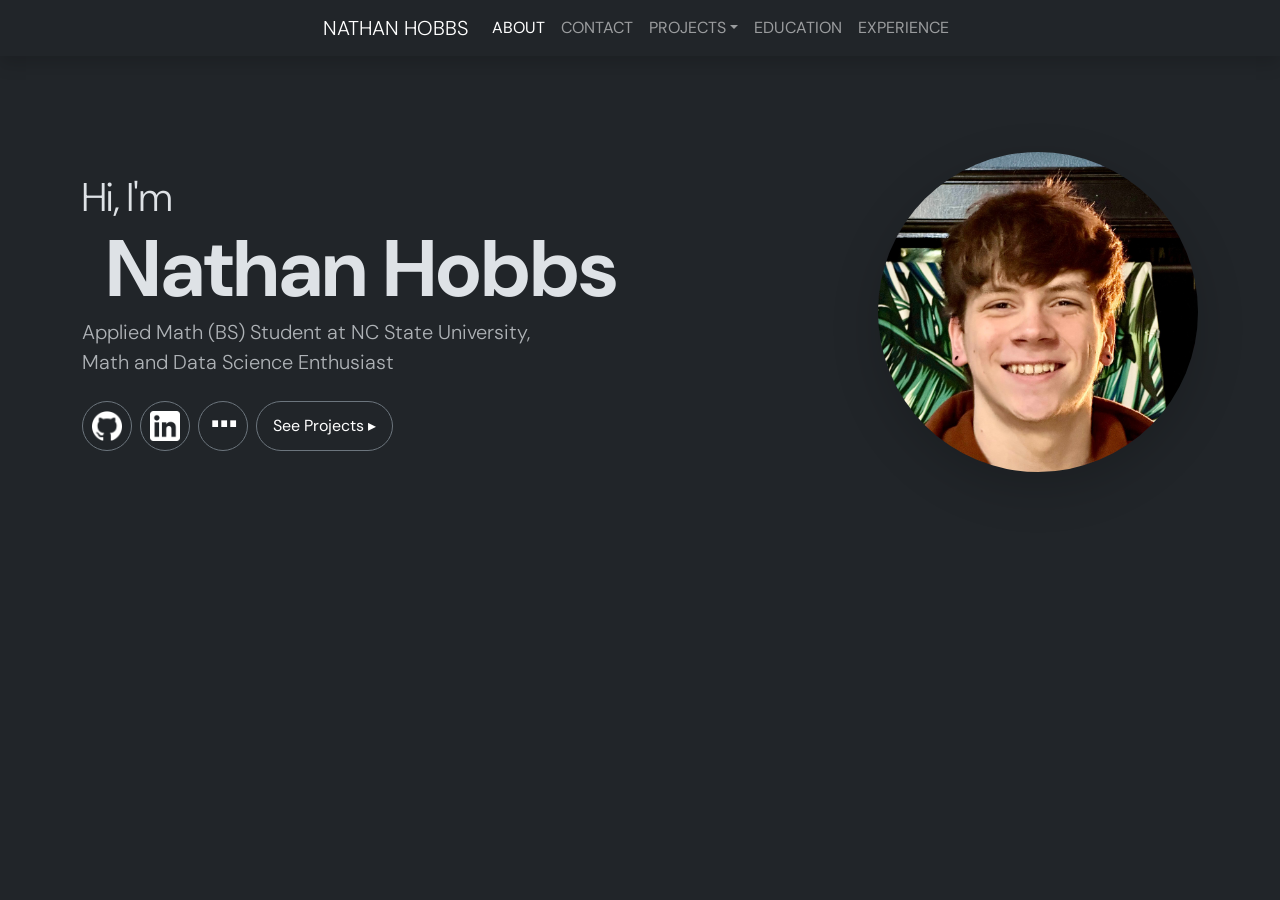
<file: index.html>
<!doctype html>
<html lang="en" data-bs-theme="dark">
    <head>
        <meta charset="utf-8">
        <meta name="viewport" content="width=device-width, initial-scale=1">
        <title>Nathan Hobbs</title>
        <link rel="preconnect" href="https://fonts.googleapis.com">
        <link rel="preconnect" href="https://fonts.gstatic.com" crossorigin>
        <link rel="stylesheet" href="/style.css">
        <link rel="icon" href="/images/favicon.ico" type="image/x-icon">
        <link href="https://fonts.googleapis.com/css2?family=DM+Sans:ital,opsz,wght@0,9..40,100..1000;1,9..40,100..1000&family=Inter&family=Lexend:wght@100..900&family=Quicksand:wght@300;400;700&family=Staatliches&display=swap" rel="stylesheet">
        <link href="https://cdn.jsdelivr.net/npm/bootstrap@5.3.9/dist/css/bootstrap.min.css" rel="stylesheet" integrity="sha384-yEPZ7jP9S0QKiUQ0m3jjsO4ProIW7wvR9gXkI7JOGa2XVsw53Yke2bsdkBbjmmiX" crossorigin="anonymous">
    </head>
    <body>
        <script>
            fetch('/navbar.html')
                .then(response => response.text())
                .then(data => {
                    document.getElementById('nav-placeholder').outerHTML = data;
                    document.getElementById('aboutLink').classList.add('active');
                });
        </script>
        <div id="nav-placeholder"></div>
        <section class="py-5">
            <div class="container py-lg-5">
                <div class="row align-items-center g-5">
                
                    <!-- Left Column: Text & Call to Action -->
                    <div id="nameCard" class="col-lg-7 text-center text-lg-start">
                        <div class="d-grid">
                            <div class="display-6">Hi, I'm</div>
                            <div class="display-1 fw-bold ps-lg-4 text-nowrap">Nathan Hobbs</div>
                        </div>
                        <p class="lead text-body-secondary mb-4">
                            Applied Math (BS) Student at NC State University,<br>Math and Data Science Enthusiast
                        </p>
                        <div class="d-flex gap-2 justify-content-center justify-content-lg-start">
                            <a href="https://github.com/Nate0523" class="btn btn-outline-secondary rounded-circle p-0 overflow-hidden d-inline-flex align-items-center justify-content-center btn-circle">
                                <img src="images/about/socials/github-white-icon.webp" alt="GitHub" class="object-fit-cover">
                            </a>
                            <a href="https://www.linkedin.com/in/nathan-hobbs2007/" class="btn btn-outline-secondary rounded-circle p-0 overflow-hidden d-inline-flex align-items-center justify-content-center btn-circle">
                                <img src="images/about/socials/linkedinicon.png" alt="LinkedIn" class="object-fit-cover">
                            </a>
                            <a href="/contact.html" class="btn btn-outline-secondary rounded-circle p-0 overflow-hidden d-inline-flex align-items-center justify-content-center btn-circle">
                                <span class="fw-bold">⋅⋅⋅</span>
                            </a>
                            <a href="/projects/projects.html" id="seeProjects" class="btn btn-outline-secondary rounded-pill overflow-hidden d-infline-flex align-content-center justify-content-center">See Projects ▸</a>
                        </div>
                    </div>

                    <!-- Right Column: Headshot Photo -->
                    <div class="col-lg-5 text-center text-lg-end">
                        <img 
                            src="images/about/nicephoto.jpg" 
                            alt="Portrait of Nathan Hobbs" 
                            class="img-fluid rounded-circle shadow-lg" 
                            style="width: 320px; height: 320px; object-fit: cover;"
                            width="320" 
                            height="320" 
                            fetchpriority="high"
                        >
                    </div>
                </div>
            </div>
        </section>



        <script src="https://cdn.jsdelivr.net/npm/bootstrap@5.3.9/dist/js/bootstrap.bundle.min.js" integrity="sha384-WyOxWvTyr1QaMPfiPJSv76iReVthorl5uWlFtZPyK0IEB0hGzo9y5Bp9mYanr8Bu" crossorigin="anonymous"></script>
    </body>
</html>
</file>
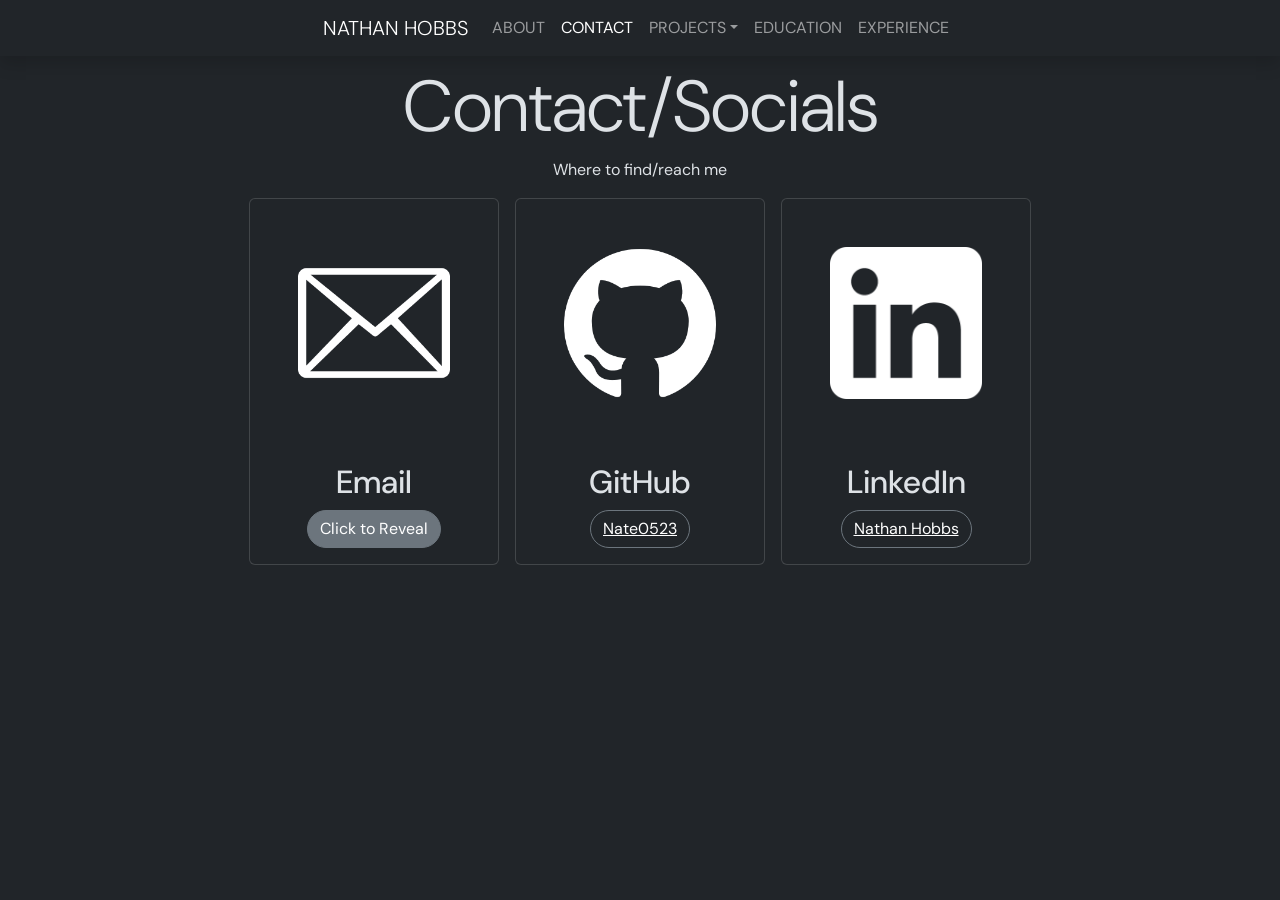
<file: contact.html>
<!doctype html>
<html lang="en" data-bs-theme="dark">
    <head>
        <meta charset="utf-8">
        <meta name="viewport" content="width=device-width, initial-scale=1">
        <title>Nathan Hobbs</title>
        <link rel="preconnect" href="https://fonts.googleapis.com">
        <link rel="preconnect" href="https://fonts.gstatic.com" crossorigin>
        <link rel="stylesheet" href="/style.css">
        <link rel="icon" href="/images/favicon.ico" type="image/x-icon">
        <link href="https://fonts.googleapis.com/css2?family=DM+Sans:ital,opsz,wght@0,9..40,100..1000;1,9..40,100..1000&family=Inter&family=Lexend:wght@100..900&family=Quicksand:wght@300;400;700&family=Staatliches&display=swap" rel="stylesheet">
        <link href="https://cdn.jsdelivr.net/npm/bootstrap@5.3.9/dist/css/bootstrap.min.css" rel="stylesheet" integrity="sha384-yEPZ7jP9S0QKiUQ0m3jjsO4ProIW7wvR9gXkI7JOGa2XVsw53Yke2bsdkBbjmmiX" crossorigin="anonymous">
    </head>
    <body>
        <script>
            fetch('/navbar.html')
                .then(response => response.text())
                .then(data => {
                    document.getElementById('nav-placeholder').outerHTML = data;
                    document.getElementById('contactLink').classList.add('active');
                });
        </script>
        <div id="nav-placeholder"></div>

        <div class="d-grid justify-content-center m-2">
            <span class="display-2 text-center">Contact/Socials</span>
            <span class="text-center m-2">Where to find/reach me</span>
        </div>
        
        <div class="container d-flex flex-wrap justify-content-center gap-3">
            <div class="card" style="width:250px">
                <img src="/images/about/socials/email-icon.webp" alt="Email Icon" class="card-img-top p-5">
                <div class="card-body text-center">
                    <h2 class="card-title">Email</h4>
                    <button type="button" id="reveal-email" class="btn rounded-pill btn-secondary">Click to Reveal</button>
                    <script>
                        button = document.getElementById('reveal-email');
                        
                        if (button) {
                            button.addEventListener('click', function () {
                                const one = 'nath';
                                const two = 'an@nk';
                                const three = 'hobbs.c';
                                const four = 'om';

                                const link = document.createElement('a');
                                link.href = `mailto:${one+two+three+four}`;
                                link.textContent = one+two+three+four;
                                link.className = "btn rounded-pill btn-outline-secondary text-decoration-underline";
                                link.style = "color:white;"

                                this.replaceWith(link);
                            });
                        }
                    </script>
                </div>
            </div>
            <div class="card" style="width:250px">
                <img src="/images/about/socials/github-white-icon.webp" alt="GitHub Logo" class="card-img-top p-5">
                <div class="card-body text-center">
                    <h2 class="card-title">GitHub</h4>
                    <a href="https://github.com/Nate0523" class="btn rounded-pill btn-outline-secondary text-decoration-underline" style="color:white;">Nate0523</a>
                </div>
            </div>
            <div class="card" style="width:250px">
                <img src="/images/about/socials/linkedinicon.png" alt="LinkedIn Logo" class="card-img-top p-5">
                <div class="card-body text-center">
                    <h2 class="card-title">LinkedIn</h4>
                    <a href="https://www.linkedin.com/in/nathan-hobbs2007/" class="btn rounded-pill btn-outline-secondary text-decoration-underline" style="color:white;">Nathan Hobbs</a>
                </div>
            </div>
        </div>


        <script src="https://cdn.jsdelivr.net/npm/bootstrap@5.3.9/dist/js/bootstrap.bundle.min.js" integrity="sha384-WyOxWvTyr1QaMPfiPJSv76iReVthorl5uWlFtZPyK0IEB0hGzo9y5Bp9mYanr8Bu" crossorigin="anonymous"></script>
    </body>
</html>
</file>
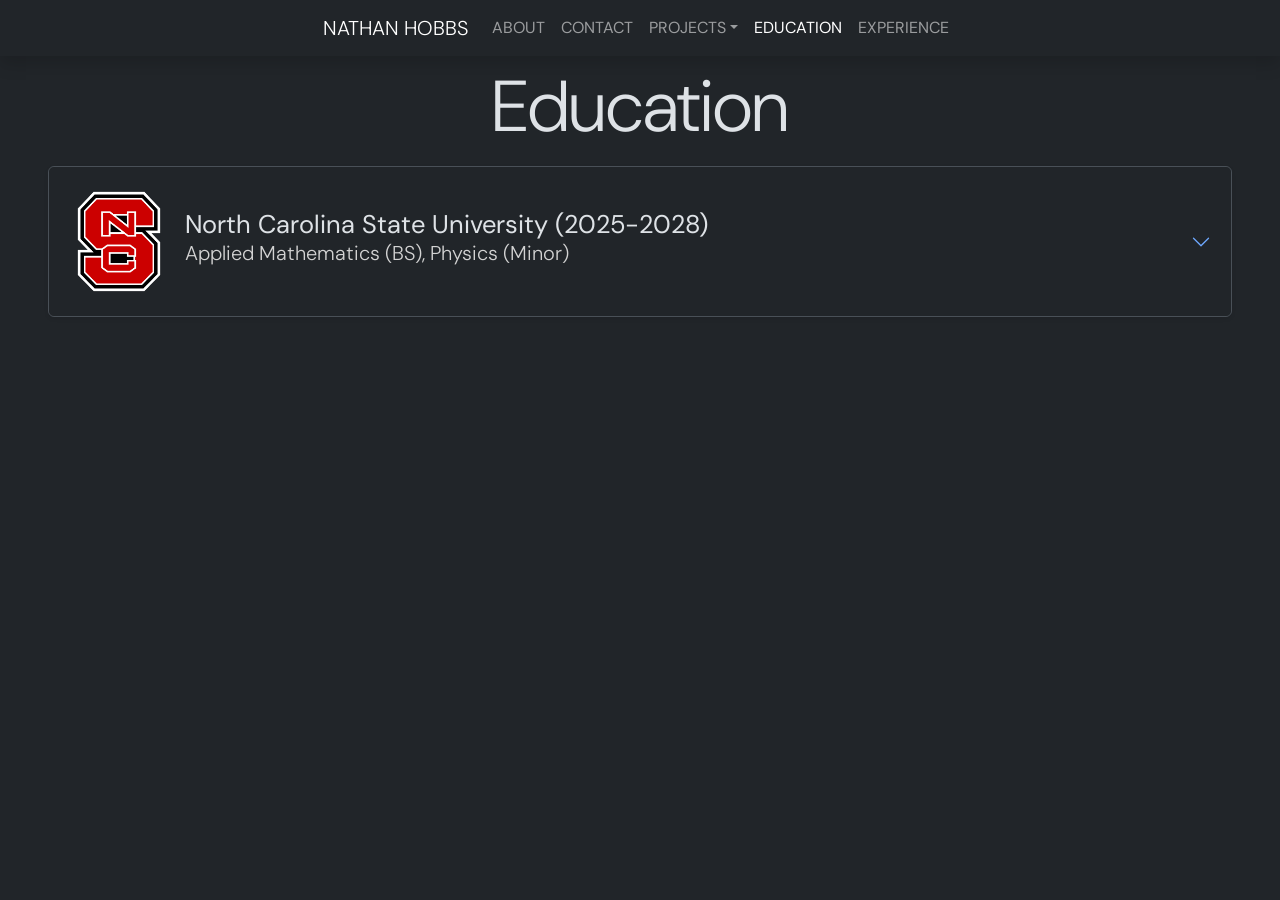
<file: education.html>
<!doctype html>
<html lang="en" data-bs-theme="dark">
    <head>
        <meta charset="utf-8">
        <meta name="viewport" content="width=device-width, initial-scale=1">
        <title>Nathan Hobbs</title>
        <link rel="preconnect" href="https://fonts.googleapis.com">
        <link rel="preconnect" href="https://fonts.gstatic.com" crossorigin>
        <link rel="stylesheet" href="/style.css">
        <link rel="icon" href="/images/favicon.ico" type="image/x-icon">
        <link href="https://fonts.googleapis.com/css2?family=DM+Sans:ital,opsz,wght@0,9..40,100..1000;1,9..40,100..1000&family=Inter&family=Lexend:wght@100..900&family=Quicksand:wght@300;400;700&family=Staatliches&display=swap" rel="stylesheet">
        <link href="https://cdn.jsdelivr.net/npm/bootstrap@5.3.9/dist/css/bootstrap.min.css" rel="stylesheet" integrity="sha384-yEPZ7jP9S0QKiUQ0m3jjsO4ProIW7wvR9gXkI7JOGa2XVsw53Yke2bsdkBbjmmiX" crossorigin="anonymous">
    </head>
    <body>
        <script>
            fetch('/navbar.html')
                .then(response => response.text())
                .then(data => {
                    document.getElementById('nav-placeholder').outerHTML = data;
                    document.getElementById('eduLink').classList.add('active');
                });
        </script>
        <div id="nav-placeholder"></div>

        <div class="d-grid justify-content-center m-2">
            <span class="display-2 text-center">Education</span>
        </div>
        
        <div id="accordion" class="accordion p-2 px-sm-5">
            
            
            <div class="accordion-item mb-3 border rounded shadow-sm">
                <h2 class="accordion-header">
                    <button class="accordion-button collapsed rounded text-start" type="button" data-bs-toggle="collapse" data-bs-target="#collapseOne" aria-expanded="false" aria-controls="collapseOne">
                        <img src="/images/education/North_Carolina_State_University_Athletic_logo.svg.webp" alt="NCSU Logo" class="p-2" style="width:100px">
                        <div class="me-3 ms-3 d-grid">
                            <span class="me-2" style="font-size: clamp(1rem, 2vw, 2.5rem);">North Carolina State University (2025-2028)</span>
                            <h5 class="fw-light" style="color:lightgray;">Applied Mathematics (BS), Physics (Minor)</h5>
                        </div>
                    </button>
                </h2>
                <div id="collapseOne" class="accordion-collapse collapse" data-bs-parent="#accordion">
                    <div class="accordion-body">
                        I'm hoping to pursue my masters in Foundations of Data Science (MS) through the ABM program soon. <br> <br>
                        <dl>
                            <dt>Expected Graduation: May 2028</dt>
                            <dt>GPA: 3.892</dt> <br>
                            <dt>Relevant Coursework:</dt>
                            <dd>&emsp;-&ensp; <u>MA 421 + ST 422:</u> Mathematical Statistics</dd>
                            <dd>&emsp;&emsp;&emsp;-&ensp; Probability Theory + Statistical Inference</dd>
                            <dd>&emsp;-&ensp; <u>MA 405:</u> Linear Algebra</dd>
                            <dd>&emsp;&emsp;&emsp;-&ensp; Abstract Vector Spaces, Linear Transformations, Diagonalization, Orthogonality, Spectral Theorem, SVD, JCF, etc.</dd>
                            <dd>&emsp;-&ensp; <u>MA 326:</u> Mathematical Foundations of Data Science I</dd>
                            <dd>&emsp;&emsp;&emsp;-&ensp; Classification algorithms, linear/parametric classifiers, unsupervised and clustering methods, decision trees, and ensemble methods</dd>
                            <dd>&emsp;-&ensp; <u>MA 341:</u> Applied Differential Equations</dd>
                            <dd>&emsp;&emsp;&emsp;-&ensp; Laplace transforms, phase plane analysis, numerical methods, and matrix techniques for solving systems of linear ODEs</dd>
                            <dd>&emsp;-&ensp; <u>MA 450:</u> Methods of Applied Mathematics I</dd>
                            <dd>&emsp;&emsp;&emsp;-&ensp; Dimensional analysis, asymptotics and perturbation methods, continuum modeling, and traffic flow analysis</dd>
                        </dl>
                    </div>
                </div>
            </div>

        </div>


        <script src="https://cdn.jsdelivr.net/npm/bootstrap@5.3.9/dist/js/bootstrap.bundle.min.js" integrity="sha384-WyOxWvTyr1QaMPfiPJSv76iReVthorl5uWlFtZPyK0IEB0hGzo9y5Bp9mYanr8Bu" crossorigin="anonymous"></script>
    </body>
</html>
</file>
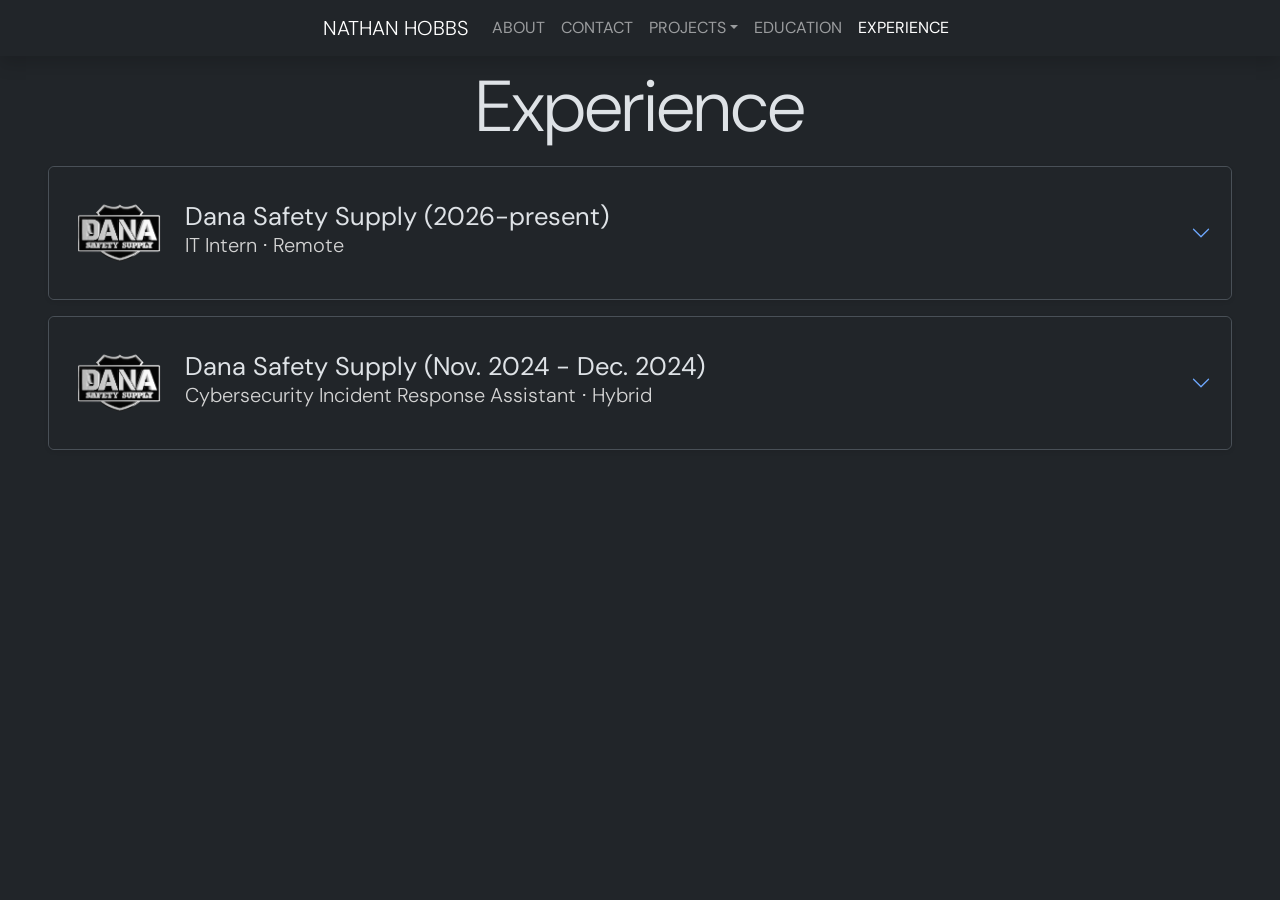
<file: experience.html>
<!doctype html>
<html lang="en" data-bs-theme="dark">
    <head>
        <meta charset="utf-8">
        <meta name="viewport" content="width=device-width, initial-scale=1">
        <title>Nathan Hobbs</title>
        <link rel="preconnect" href="https://fonts.googleapis.com">
        <link rel="preconnect" href="https://fonts.gstatic.com" crossorigin>
        <link rel="stylesheet" href="/style.css">
        <link rel="icon" href="/images/favicon.ico" type="image/x-icon">
        <link href="https://fonts.googleapis.com/css2?family=DM+Sans:ital,opsz,wght@0,9..40,100..1000;1,9..40,100..1000&family=Inter&family=Lexend:wght@100..900&family=Quicksand:wght@300;400;700&family=Staatliches&display=swap" rel="stylesheet">
        <link href="https://cdn.jsdelivr.net/npm/bootstrap@5.3.9/dist/css/bootstrap.min.css" rel="stylesheet" integrity="sha384-yEPZ7jP9S0QKiUQ0m3jjsO4ProIW7wvR9gXkI7JOGa2XVsw53Yke2bsdkBbjmmiX" crossorigin="anonymous">
    </head>
    <body>
        <script>
            fetch('/navbar.html')
                .then(response => response.text())
                .then(data => {
                    document.getElementById('nav-placeholder').outerHTML = data;
                    document.getElementById('expLink').classList.add('active');
                });
        </script>
        <div id="nav-placeholder"></div>
        
        <div class="d-grid justify-content-center m-2">
            <span class="display-2 text-center">Experience</span>
        </div>
        
        <div id="accordion" class="accordion p-2 px-sm-5">
            
            
            <div class="accordion-item mb-3 border rounded shadow-sm">
                <h2 class="accordion-header">
                    <button class="accordion-button collapsed rounded text-start" type="button" data-bs-toggle="collapse" data-bs-target="#collapseOne" aria-expanded="false" aria-controls="collapseOne">
                        <img src="/images/experience/dss.png" alt="Dana Safety Supply Logo" class="p-2" style="width:100px">
                        <div class="me-3 ms-3 d-grid">
                            <span class="me-2" style="font-size: clamp(1rem, 2vw, 2.5rem);">Dana Safety Supply (2026-present)</span>
                            <h5 class="fw-light" style="color:lightgray;">IT Intern ⋅ Remote</h5>
                        </div>
                    </button>
                </h2>
                <div id="collapseOne" class="accordion-collapse collapse" data-bs-parent="#accordion">
                    <div class="accordion-body">
                        ➤ Greensboro, North Carolina <br>
                        
                    </div>
                </div>
            </div>
            <div class="accordion-item mb-3 border rounded shadow-sm">
                <h2 class="accordion-header">
                    <button class="accordion-button collapsed rounded text-start" type="button" data-bs-toggle="collapse" data-bs-target="#collapseTwo" aria-expanded="false" aria-controls="collapseOne">
                        <img src="/images/experience/dss.png" alt="Dana Safety Supply Logo" class="p-2" style="width:100px">
                        <div class="me-3 ms-3 d-grid">
                            <span class="me-2" style="font-size: clamp(1rem, 2vw, 2.5rem);">Dana Safety Supply (Nov. 2024 - Dec. 2024)</span>
                            <h5 class="fw-light" style="color:lightgray;">Cybersecurity Incident Response Assistant ⋅ Hybrid</h5>
                        </div>
                    </button>
                </h2>
                <div id="collapseTwo" class="accordion-collapse collapse " data-bs-parent="#accordion">
                    <div class="accordion-body">
                        ➤ Greensboro, North Carolina <br>
                        Assisted with hardware maintenance and security software deployment on compromised devices following a ransomware attack by the hacker group known as Play. Also assisted with company-wide multi-factor authentication enrollment.
                    </div>
                </div>
            </div>

        </div>


        <script src="https://cdn.jsdelivr.net/npm/bootstrap@5.3.9/dist/js/bootstrap.bundle.min.js" integrity="sha384-WyOxWvTyr1QaMPfiPJSv76iReVthorl5uWlFtZPyK0IEB0hGzo9y5Bp9mYanr8Bu" crossorigin="anonymous"></script>
    </body>
</html>
</file>
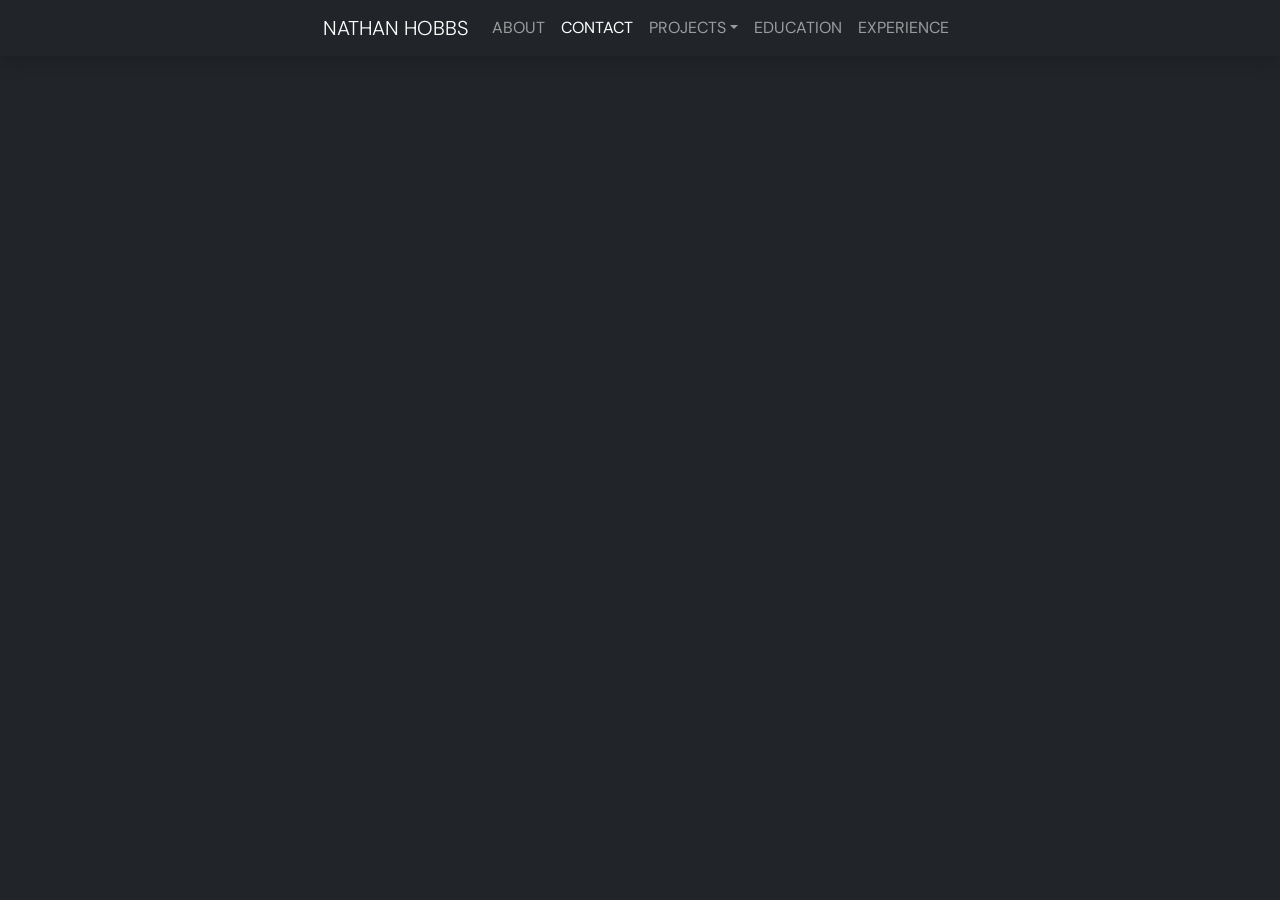
<file: template.html>
<!doctype html>
<html lang="en" data-bs-theme="dark">
    <head>
        <meta charset="utf-8">
        <meta name="viewport" content="width=device-width, initial-scale=1">
        <title>Nathan Hobbs</title>
        <link rel="preconnect" href="https://fonts.googleapis.com">
        <link rel="preconnect" href="https://fonts.gstatic.com" crossorigin>
        <link rel="stylesheet" href="/style.css">
        <link rel="icon" href="/images/favicon.ico" type="image/x-icon">
        <link href="https://fonts.googleapis.com/css2?family=DM+Sans:ital,opsz,wght@0,9..40,100..1000;1,9..40,100..1000&family=Inter&family=Lexend:wght@100..900&family=Quicksand:wght@300;400;700&family=Staatliches&display=swap" rel="stylesheet">
        <link href="https://cdn.jsdelivr.net/npm/bootstrap@5.3.9/dist/css/bootstrap.min.css" rel="stylesheet" integrity="sha384-yEPZ7jP9S0QKiUQ0m3jjsO4ProIW7wvR9gXkI7JOGa2XVsw53Yke2bsdkBbjmmiX" crossorigin="anonymous">
    </head>
    <body>
        <script>
            fetch('/navbar.html')
                .then(response => response.text())
                .then(data => {
                    document.getElementById('nav-placeholder').outerHTML = data;
                    document.getElementById('contactLink').classList.add('active');
                });
        </script>
        <div id="nav-placeholder"></div>
        



        <script src="https://cdn.jsdelivr.net/npm/bootstrap@5.3.9/dist/js/bootstrap.bundle.min.js" integrity="sha384-WyOxWvTyr1QaMPfiPJSv76iReVthorl5uWlFtZPyK0IEB0hGzo9y5Bp9mYanr8Bu" crossorigin="anonymous"></script>
    </body>
</html>
</file>
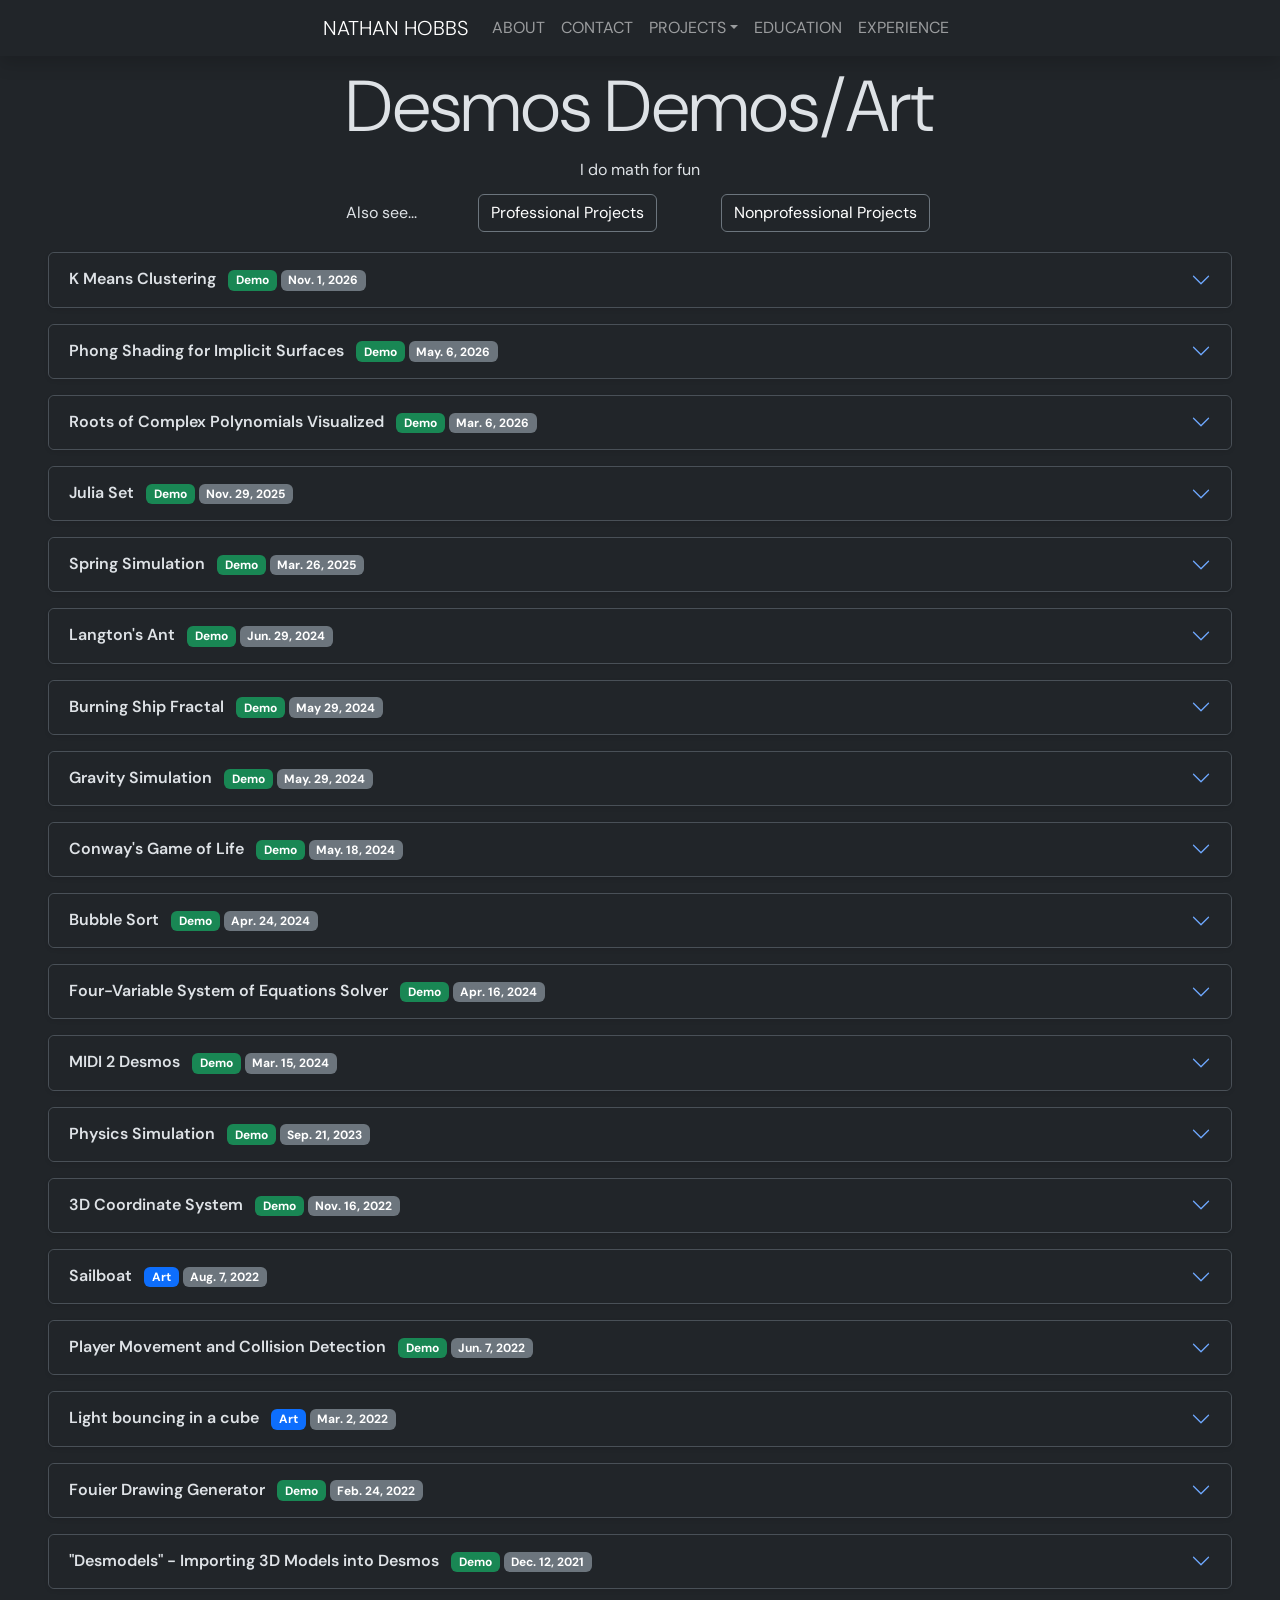
<file: projects/desmos.html>
<!doctype html>
<html lang="en" data-bs-theme="dark">
    <head>
        <meta charset="utf-8">
        <meta name="viewport" content="width=device-width, initial-scale=1">
        <title>Nathan Hobbs</title>
        <link rel="preconnect" href="https://fonts.googleapis.com">
        <link rel="preconnect" href="https://fonts.gstatic.com" crossorigin>
        <link rel="stylesheet" href="/style.css">
        <link rel="icon" href="/images/favicon.ico" type="image/x-icon">
        <link href="https://fonts.googleapis.com/css2?family=DM+Sans:ital,opsz,wght@0,9..40,100..1000;1,9..40,100..1000&family=Inter&family=Lexend:wght@100..900&family=Quicksand:wght@300;400;700&family=Staatliches&display=swap" rel="stylesheet">
        <link href="https://cdn.jsdelivr.net/npm/bootstrap@5.3.9/dist/css/bootstrap.min.css" rel="stylesheet" integrity="sha384-yEPZ7jP9S0QKiUQ0m3jjsO4ProIW7wvR9gXkI7JOGa2XVsw53Yke2bsdkBbjmmiX" crossorigin="anonymous">
    </head>
    <body>
        <script>
            fetch('/navbar.html')
                .then(response => response.text())
                .then(data => {
                    document.getElementById('nav-placeholder').outerHTML = data;
                    document.getElementById('desmosProjLink').classList.add('active');
                });
        </script>
        <div id="nav-placeholder"></div>
        
        <div class="d-grid justify-content-center m-2">
            <span class="display-2 text-center">Desmos Demos/Art</span>
            <span class="text-center m-2">I do math for fun</span>
            <div class="d-flex justify-content-between align-items-center">
                
                Also see...
                <a href="/projects/projects.html" class="btn btn-outline-secondary m-1" style="color:white;">Professional Projects</a>
                <a href="/projects/misc.html" class="btn btn-outline-secondary m-1" style="color:white;">Nonprofessional Projects</a>
            </div>
        </div>

        <div id="accordion" class="accordion p-2 px-sm-5">
            
            <div class="accordion-item mb-3 border rounded shadow-sm">
                <h2 class="accordion-header">
                    <button class="accordion-button collapsed rounded text-start" type="button" data-bs-toggle="collapse" data-bs-target="#collapseJ" aria-expanded="false" aria-controls="collapseOne">
                        <div class="me-3">
                            <span class="fw-semibold me-2">K Means Clustering</span>
                            <span class="badge bg-success">Demo</span>
                            <span class="badge bg-secondary">Nov. 1, 2026</span>
                        </div>
                    </button>
                </h2>
                <div id="collapseJ" class="accordion-collapse collapse" data-bs-parent="#accordion">
                    <div class="accordion-body">
                        Simulates K Means clustering with random initialization <br>
                        <img src="/images/projects/desmos/kmeans/image.png" class="rounded d-block mx-auto m-2" style="width:30vw;" alt=""> <br>
                        <a href="https://www.desmos.com/calculator/cfrvrq9dba" class="btn btn-primary m-2">See it on Desmos</a>
                    </div>
                </div>
            </div>
            
            <div class="accordion-item mb-3 border rounded shadow-sm">
                <h2 class="accordion-header">
                    <button class="accordion-button collapsed rounded text-start" type="button" data-bs-toggle="collapse" data-bs-target="#collapseI" aria-expanded="false" aria-controls="collapseOne">
                        <div class="me-3">
                            <span class="fw-semibold me-2">Phong Shading for Implicit Surfaces</span>
                            <span class="badge bg-success">Demo</span>
                            <span class="badge bg-secondary">May. 6, 2026</span>
                        </div>
                    </button>
                </h2>
                <div id="collapseI" class="accordion-collapse collapse" data-bs-parent="#accordion">
                    <div class="accordion-body">
                        Uses the new Desmos color map feature to simulate diffuse and spectral reflections. <br>
                        <img src="/images/projects/desmos/phong/image.png" class="rounded d-block mx-auto m-2" style="width:50vw;" alt=""> <br>
                        <a href="https://www.desmos.com/3d/rxyfxe4gk4" class="btn btn-primary m-2">See it on Desmos</a>
                    </div>
                </div>
            </div>
            
            <div class="accordion-item mb-3 border rounded shadow-sm">
                <h2 class="accordion-header">
                    <button class="accordion-button collapsed rounded text-start" type="button" data-bs-toggle="collapse" data-bs-target="#collapseH" aria-expanded="false" aria-controls="collapseOne">
                        <div class="me-3">
                            <span class="fw-semibold me-2">Roots of Complex Polynomials Visualized</span>
                            <span class="badge bg-success">Demo</span>
                            <span class="badge bg-secondary">Mar. 6, 2026</span>
                        </div>
                    </button>
                </h2>
                <div id="collapseH" class="accordion-collapse collapse" data-bs-parent="#accordion">
                    <div class="accordion-body">
                        Visualizes the beauty of complex polynomial roots. Hue is the argument, value is the distance from 0 <br>
                        <img src="/images/projects/desmos/roots/image.png" class="rounded d-block mx-auto m-2" style="width:30vw;" alt=""> <br>
                        <a href="https://www.desmos.com/3d/4fycvbzinn" class="btn btn-primary m-2">See it on Desmos</a>
                    </div>
                </div>
            </div>
            
            <div class="accordion-item mb-3 border rounded shadow-sm">
                <h2 class="accordion-header">
                    <button class="accordion-button collapsed rounded text-start" type="button" data-bs-toggle="collapse" data-bs-target="#collapseG" aria-expanded="false" aria-controls="collapseOne">
                        <div class="me-3">
                            <span class="fw-semibold me-2">Julia Set</span>
                            <span class="badge bg-success">Demo</span>
                            <span class="badge bg-secondary">Nov. 29, 2025</span>
                        </div>
                    </button>
                </h2>
                <div id="collapseG" class="accordion-collapse collapse" data-bs-parent="#accordion">
                    <div class="accordion-body">
                        Desmos added the ability to map colors to x and y, meaning I could now render things like fractals on the GPU. <br>
                        <a href="https://www.desmos.com/3d/r9eochtfj2" class="btn btn-primary m-2">See it on Desmos</a>
                    </div>
                </div>
            </div>
            
            <div class="accordion-item mb-3 border rounded shadow-sm">
                <h2 class="accordion-header">
                    <button class="accordion-button collapsed rounded text-start" type="button" data-bs-toggle="collapse" data-bs-target="#collapseF" aria-expanded="false" aria-controls="collapseOne">
                        <div class="me-3">
                            <span class="fw-semibold me-2">Spring Simulation</span>
                            <span class="badge bg-success">Demo</span>
                            <span class="badge bg-secondary">Mar. 26, 2025</span>
                        </div>
                    </button>
                </h2>
                <div id="collapseF" class="accordion-collapse collapse" data-bs-parent="#accordion">
                    <div class="accordion-body">
                        Simulates a mass hanging by a spring, allowed to rotate freely <br>
                        <a href="https://www.desmos.com/calculator/9fa06ac444" class="btn btn-primary m-2">See it on Desmos</a>
                    </div>
                </div>
            </div>
            
            <div class="accordion-item mb-3 border rounded shadow-sm">
                <h2 class="accordion-header">
                    <button class="accordion-button collapsed rounded text-start" type="button" data-bs-toggle="collapse" data-bs-target="#collapseE" aria-expanded="false" aria-controls="collapseOne">
                        <div class="me-3">
                            <span class="fw-semibold me-2">Langton's Ant</span>
                            <span class="badge bg-success">Demo</span>
                            <span class="badge bg-secondary">Jun. 29, 2024</span>
                        </div>
                    </button>
                </h2>
                <div id="collapseE" class="accordion-collapse collapse" data-bs-parent="#accordion">
                    <div class="accordion-body">
                        Visualizes Langton's ant <br>
                        <a href="https://www.desmos.com/calculator/05d23924e8" class="btn btn-primary m-2">See it on Desmos</a>
                    </div>
                </div>
            </div>
            
            <div class="accordion-item mb-3 border rounded shadow-sm">
                <h2 class="accordion-header">
                    <button class="accordion-button collapsed rounded text-start" type="button" data-bs-toggle="collapse" data-bs-target="#collapseB" aria-expanded="false" aria-controls="collapseOne">
                        <div class="me-3">
                            <span class="fw-semibold me-2">Burning Ship Fractal</span>
                            <span class="badge bg-success">Demo</span>
                            <span class="badge bg-secondary">May 29, 2024</span>
                        </div>
                    </button>
                </h2>
                <div id="collapseB" class="accordion-collapse collapse" data-bs-parent="#accordion">
                    <div class="accordion-body">
                        Managed to plot the burning ship fractal before Desmos had complex numbers <br>
                        This looks kinda glitchy now with Desmos' modern implicit plotting system <br>
                        <img src="/images/projects/desmos/burningship/image.png" class="rounded d-block mx-auto m-2" style="width:50vw;" alt=""> <br>
                        <a href="https://www.desmos.com/calculator/578b7a0813" class="btn btn-primary m-2">See it on Desmos</a>
                    </div>
                </div>
            </div>
            
            <div class="accordion-item mb-3 border rounded shadow-sm">
                <h2 class="accordion-header">
                    <button class="accordion-button collapsed rounded text-start" type="button" data-bs-toggle="collapse" data-bs-target="#collapseC" aria-expanded="false" aria-controls="collapseOne">
                        <div class="me-3">
                            <span class="fw-semibold me-2">Gravity Simulation</span>
                            <span class="badge bg-success">Demo</span>
                            <span class="badge bg-secondary">May. 29, 2024</span>
                        </div>
                    </button>
                </h2>
                <div id="collapseC" class="accordion-collapse collapse" data-bs-parent="#accordion">
                    <div class="accordion-body">
                        Simulates a subject being influenced by two massive objects <br>
                        <a href="https://www.desmos.com/calculator/352a2788cc" class="btn btn-primary m-2">See it on Desmos</a>
                    </div>
                </div>
            </div>
            
            
            
            <div class="accordion-item mb-3 border rounded shadow-sm">
                <h2 class="accordion-header">
                    <button class="accordion-button collapsed rounded text-start" type="button" data-bs-toggle="collapse" data-bs-target="#collapseA" aria-expanded="false" aria-controls="collapseOne">
                        <div class="me-3">
                            <span class="fw-semibold me-2">Conway's Game of Life</span>
                            <span class="badge bg-success">Demo</span>
                            <span class="badge bg-secondary">May. 18, 2024</span>
                        </div>
                    </button>
                </h2>
                <div id="collapseA" class="accordion-collapse collapse" data-bs-parent="#accordion">
                    <div class="accordion-body">
                        I implemented the Conway's Game of Life into Desmos <br>
                        <a href="https://www.desmos.com/calculator/a3b86e5f34" class="btn btn-primary m-2">See it on Desmos</a>
                    </div>
                </div>
            </div>

            <div class="accordion-item mb-3 border rounded shadow-sm">
                <h2 class="accordion-header">
                    <button class="accordion-button collapsed rounded text-start" type="button" data-bs-toggle="collapse" data-bs-target="#collapseTen" aria-expanded="false" aria-controls="collapseOne">
                        <div class="me-3">
                            <span class="fw-semibold me-2">Bubble Sort</span>
                            <span class="badge bg-success">Demo</span>
                            <span class="badge bg-secondary">Apr. 24, 2024</span>
                        </div>
                    </button>
                </h2>
                <div id="collapseTen" class="accordion-collapse collapse" data-bs-parent="#accordion">
                    <div class="accordion-body">
                        I implemented the Bubble Sort algorithm into Desmos <br>
                        <img src="/images/projects/desmos/sort/image.png" class="rounded d-block mx-auto m-2" style="width:50vw;" alt=""> <br>
                        <a href="https://www.desmos.com/calculator/11f88e5199" class="btn btn-primary m-2">See it on Desmos</a>
                    </div>
                </div>
            </div>

            <div class="accordion-item mb-3 border rounded shadow-sm">
                <h2 class="accordion-header">
                    <button class="accordion-button collapsed rounded text-start" type="button" data-bs-toggle="collapse" data-bs-target="#collapseNine" aria-expanded="false" aria-controls="collapseOne">
                        <div class="me-3">
                            <span class="fw-semibold me-2">Four-Variable System of Equations Solver</span>
                            <span class="badge bg-success">Demo</span>
                            <span class="badge bg-secondary">Apr. 16, 2024</span>
                        </div>
                    </button>
                </h2>
                <div id="collapseNine" class="accordion-collapse collapse" data-bs-parent="#accordion">
                    <div class="accordion-body">
                        I wanted to interpolate four points with a quartic polynomial, but instead of using Desmos' regression feature I taught myself the intro to linear algebra  <br>
                        (Solves four-variable system of equations using matrix operations, before Desmos added matrices) <br>
                        <img src="/images/projects/desmos/linalg/pic1.png" class="rounded d-block mx-auto m-2" style="width:50vw;" alt=""> <br>
                        <a href="https://www.desmos.com/calculator/f4330baf3a" class="btn btn-primary m-2">See it on Desmos</a>
                    </div>
                </div>
            </div>

            <div class="accordion-item mb-3 border rounded shadow-sm">
                <h2 class="accordion-header">
                    <button class="accordion-button collapsed rounded text-start" type="button" data-bs-toggle="collapse" data-bs-target="#collapseEight" aria-expanded="false" aria-controls="collapseOne">
                        <div class="me-3">
                            <span class="fw-semibold me-2">MIDI 2 Desmos</span>
                            <span class="badge bg-success">Demo</span>
                            <span class="badge bg-secondary">Mar. 15, 2024</span>
                        </div>
                    </button>
                </h2>
                <div id="collapseEight" class="accordion-collapse collapse" data-bs-parent="#accordion">
                    <div class="accordion-body">
                        Desmos added tone generators, so as a music producer, mathematician, and coder, I had to code a script that converted my compositions to be playable in Desmos  <br>
                        It is very laggy, but this is what the original composition sounded like: <br> <audio controls preload="metadata">
                            <source src="/images/projects/desmos/chiptune/chiptune.wav" type="audio/wav">
                            Your browser does not support the audio element.
                        </audio> <br>
                        <a href="https://www.desmos.com/calculator/wlrryvjkgl" class="btn btn-primary m-2">See it on Desmos</a>
                    </div>
                </div>
            </div>

            <div class="accordion-item mb-3 border rounded shadow-sm">
                <h2 class="accordion-header">
                    <button class="accordion-button collapsed rounded text-start" type="button" data-bs-toggle="collapse" data-bs-target="#collapseSeven" aria-expanded="false" aria-controls="collapseOne">
                        <div class="me-3">
                            <span class="fw-semibold me-2">Physics Simulation</span>
                            <span class="badge bg-success">Demo</span>
                            <span class="badge bg-secondary">Sep. 21, 2023</span>
                        </div>
                    </button>
                </h2>
                <div id="collapseSeven" class="accordion-collapse collapse" data-bs-parent="#accordion">
                    <div class="accordion-body">
                        Simulates a bouncy ball in a cup. You can interact with it <br>
                        <a href="https://www.desmos.com/calculator/a84f9bbd53" class="btn btn-primary m-2">See it on Desmos</a>
                    </div>
                </div>
            </div>

            <div class="accordion-item mb-3 border rounded shadow-sm">
                <h2 class="accordion-header">
                    <button class="accordion-button collapsed rounded text-start" type="button" data-bs-toggle="collapse" data-bs-target="#collapseSix" aria-expanded="false" aria-controls="collapseOne">
                        <div class="me-3">
                            <span class="fw-semibold me-2">3D Coordinate System</span>
                            <span class="badge bg-success">Demo</span>
                            <span class="badge bg-secondary">Nov. 16, 2022</span>
                        </div>
                    </button>
                </h2>
                <div id="collapseSix" class="accordion-collapse collapse" data-bs-parent="#accordion">
                    <div class="accordion-body">
                        I made a graph containing a bunch of 3D coordinate tools before Desmos 3D existed. Contains a suite of tools like cylindrical coordinates, cylindrical to cartesian conversion, spherical coordinates, etc.  <br>
                        <img src="/images/projects/desmos/3d-coords/pic1.png" class="rounded d-block mx-auto m-2" style="width:50vw;" alt=""> <br>
                        <a href="https://www.desmos.com/calculator/df6d9768bc" class="btn btn-primary m-2">See it on Desmos</a>
                    </div>
                </div>
            </div>

            <div class="accordion-item mb-3 border rounded shadow-sm">
                <h2 class="accordion-header">
                    <button class="accordion-button collapsed rounded text-start" type="button" data-bs-toggle="collapse" data-bs-target="#collapseFive" aria-expanded="false" aria-controls="collapseOne">
                        <div class="me-3">
                            <span class="fw-semibold me-2">Sailboat</span>
                            <span class="badge bg-primary">Art</span>
                            <span class="badge bg-secondary">Aug. 7, 2022</span>
                        </div>
                    </button>
                </h2>
                <div id="collapseFive" class="accordion-collapse collapse" data-bs-parent="#accordion">
                    <div class="accordion-body">
                        Animated sailboat floating on the waves <br>
                        <img src="/images/projects/desmos/sailboat/pic1.png" class="rounded d-block mx-auto m-2" style="width:50vw;" alt=""> <br>
                        <a href="https://www.desmos.com/calculator/5e75f4f157" class="btn btn-primary m-2">See it on Desmos</a>
                    </div>
                </div>
            </div>
            
            <div class="accordion-item mb-3 border rounded shadow-sm">
                <h2 class="accordion-header">
                    <button class="accordion-button collapsed rounded text-start" type="button" data-bs-toggle="collapse" data-bs-target="#collapseFour" aria-expanded="false" aria-controls="collapseOne">
                        <div class="me-3">
                            <span class="fw-semibold me-2">Player Movement and Collision Detection</span>
                            <span class="badge bg-success">Demo</span>
                            <span class="badge bg-secondary">Jun. 7, 2022</span>
                        </div>
                    </button>
                </h2>
                <div id="collapseFour" class="accordion-collapse collapse" data-bs-parent="#accordion">
                    <div class="accordion-body">
                        I implemented a simple player movement system and AABB collision detection. <br>
                        The player can't pass through the wall and instead slides along it <br>
                        <img src="/images/projects/desmos/player/pic1.png" class="rounded d-block mx-auto m-2" style="width:50vw;" alt=""> <br>
                        <a href="https://www.desmos.com/calculator/rv0la9tdre" class="btn btn-primary m-2">See it on Desmos</a>
                    </div>
                </div>
            </div>
            
            <div class="accordion-item mb-3 border rounded shadow-sm">
                <h2 class="accordion-header">
                    <button class="accordion-button collapsed rounded text-start" type="button" data-bs-toggle="collapse" data-bs-target="#collapseThree" aria-expanded="false" aria-controls="collapseOne">
                        <div class="me-3">
                            <span class="fw-semibold me-2">Light bouncing in a cube</span>
                            <span class="badge bg-primary">Art</span>
                            <span class="badge bg-secondary">Mar. 2, 2022</span>
                        </div>
                    </button>
                </h2>
                <div id="collapseThree" class="accordion-collapse collapse" data-bs-parent="#accordion">
                    <div class="accordion-body">
                        Cool art showing a beam of light bouncing in a cube, created before Desmos 3D existed <br>
                        <img src="/images/projects/desmos/light-bouncing/pic1.png" class="rounded d-block mx-auto m-2" style="width:50vw;" alt=""> <br>
                        <a href="https://www.desmos.com/calculator/a0839e69b7" class="btn btn-primary m-2">See it on Desmos</a>
                    </div>
                </div>
            </div>
            
             <div class="accordion-item mb-3 border rounded shadow-sm">
                <h2 class="accordion-header">
                    <button class="accordion-button collapsed rounded text-start" type="button" data-bs-toggle="collapse" data-bs-target="#collapseTwo" aria-expanded="false" aria-controls="collapseOne">
                        <div class="me-3">
                            <span class="fw-semibold me-2">Fouier Drawing Generator</span>
                            <span class="badge bg-success">Demo</span>
                            <span class="badge bg-secondary">Feb. 24, 2022</span>
                        </div>
                    </button>
                </h2>
                <div id="collapseTwo" class="accordion-collapse collapse" data-bs-parent="#accordion">
                    <div class="accordion-body">
                        Visualizes what would happen if you strapped a bunch of rotating arms together <br>
                        <img src="/images/projects/desmos/fourier1/pic1.png" class="rounded d-block mx-auto m-2" style="width:50vw;" alt=""> <br>
                        <a href="https://www.desmos.com/calculator/f0381a327b" class="btn btn-primary m-2">See it on Desmos</a>
                    </div>
                </div>
            </div>
            <div class="accordion-item mb-3 border rounded shadow-sm">
                <h2 class="accordion-header">
                    <button class="accordion-button collapsed rounded text-start" type="button" data-bs-toggle="collapse" data-bs-target="#collapseOne" aria-expanded="false" aria-controls="collapseOne">
                        <div class="me-3">
                            <span class="fw-semibold me-2">"Desmodels" - Importing 3D Models into Desmos</span>
                            <span class="badge bg-success">Demo</span>
                            <span class="badge bg-secondary">Dec. 12, 2021</span>
                        </div>
                    </button>
                </h2>
                <div id="collapseOne" class="accordion-collapse collapse" data-bs-parent="#accordion">
                    <div class="accordion-body">
                        I made this long before Desmos had a 3D calculator mode. It allows you to import <code>.obj</code> files into Desmos, uses trigonometry to display it. <br>
                        <img src="/images/projects/desmos/desmodels/pic1.png" class="rounded d-block mx-auto m-2" style="width:50vw;" alt=""> <br>
                        <a href="https://github.com/Nate0523/desmodels/tree/main" class="btn btn-secondary m-2">See it on GitHub</a>
                        <a href="https://www.desmos.com/calculator/ca637df13c" class="btn btn-primary m-2">See it on Desmos</a>
                    </div>
                </div>
            </div>

        </div>

        <script src="https://cdn.jsdelivr.net/npm/bootstrap@5.3.9/dist/js/bootstrap.bundle.min.js" integrity="sha384-WyOxWvTyr1QaMPfiPJSv76iReVthorl5uWlFtZPyK0IEB0hGzo9y5Bp9mYanr8Bu" crossorigin="anonymous"></script>
    </body>
</html>
</file>
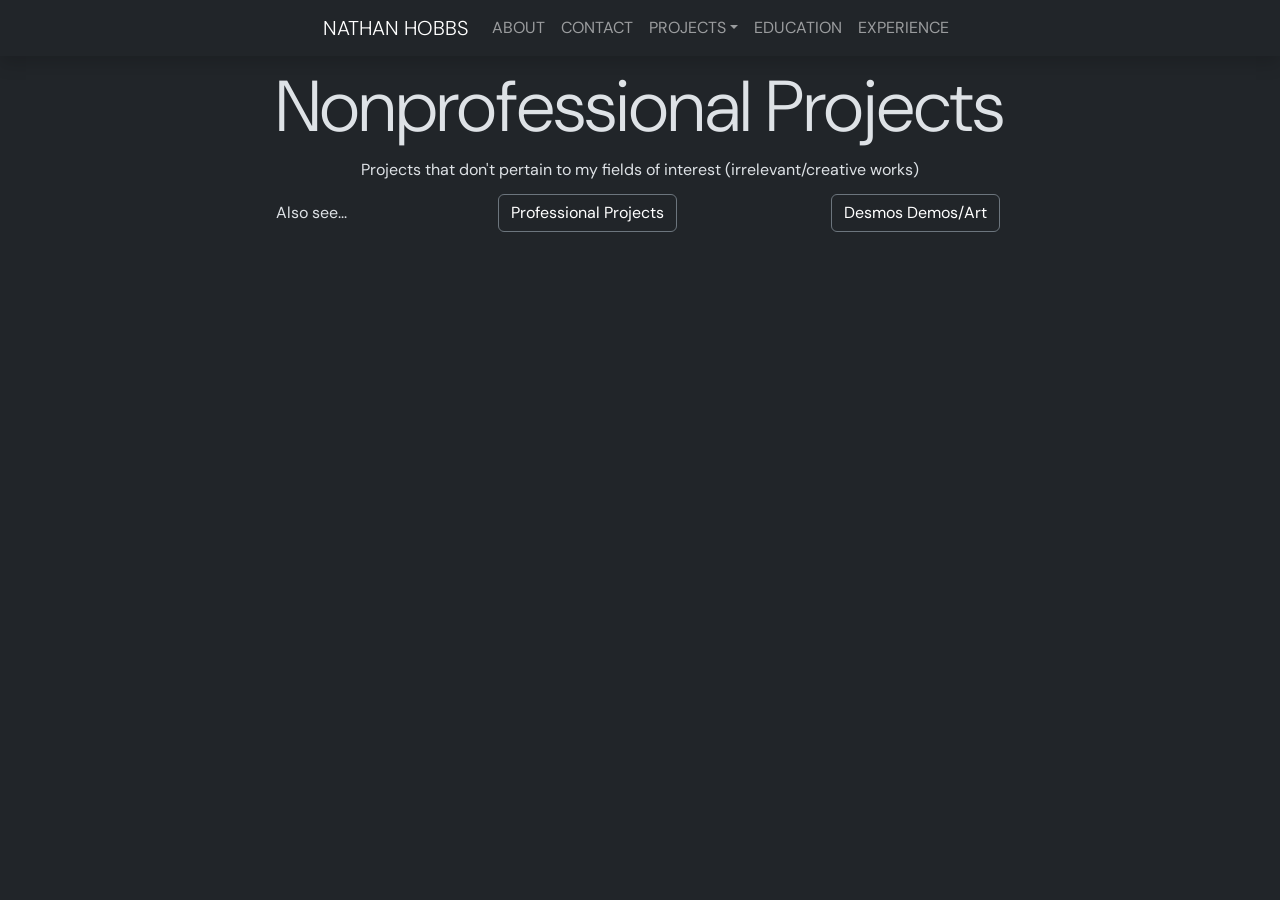
<file: projects/misc.html>
<!doctype html>
<html lang="en" data-bs-theme="dark">
    <head>
        <meta charset="utf-8">
        <meta name="viewport" content="width=device-width, initial-scale=1">
        <title>Nathan Hobbs</title>
        <link rel="preconnect" href="https://fonts.googleapis.com">
        <link rel="preconnect" href="https://fonts.gstatic.com" crossorigin>
        <link rel="stylesheet" href="/style.css">
        <link rel="icon" href="/images/favicon.ico" type="image/x-icon">
        <link href="https://fonts.googleapis.com/css2?family=DM+Sans:ital,opsz,wght@0,9..40,100..1000;1,9..40,100..1000&family=Inter&family=Lexend:wght@100..900&family=Quicksand:wght@300;400;700&family=Staatliches&display=swap" rel="stylesheet">
        <link href="https://cdn.jsdelivr.net/npm/bootstrap@5.3.9/dist/css/bootstrap.min.css" rel="stylesheet" integrity="sha384-yEPZ7jP9S0QKiUQ0m3jjsO4ProIW7wvR9gXkI7JOGa2XVsw53Yke2bsdkBbjmmiX" crossorigin="anonymous">
    </head>
    <body>
        <script>
            fetch('/navbar.html')
                .then(response => response.text())
                .then(data => {
                    document.getElementById('nav-placeholder').outerHTML = data;
                    document.getElementById('miscProjLink').classList.add('active');
                });
        </script>
        <div id="nav-placeholder"></div>
        
        <div class="d-grid justify-content-center m-2">
            <span class="display-2 text-center">Nonprofessional Projects</span>
            <span class="text-center m-2">Projects that don't pertain to my fields of interest (irrelevant/creative works)</span>
            <div class="d-flex justify-content-between align-items-center">
                
                Also see...
                <a href="/projects/projects.html" class="btn btn-outline-secondary m-1" style="color:white;">Professional Projects</a>
                <a href="/projects/desmos.html" class="btn btn-outline-secondary m-1" style="color:white;">Desmos Demos/Art</a>
            </div>
        </div>


        <script src="https://cdn.jsdelivr.net/npm/bootstrap@5.3.9/dist/js/bootstrap.bundle.min.js" integrity="sha384-WyOxWvTyr1QaMPfiPJSv76iReVthorl5uWlFtZPyK0IEB0hGzo9y5Bp9mYanr8Bu" crossorigin="anonymous"></script>
    </body>
</html>
</file>
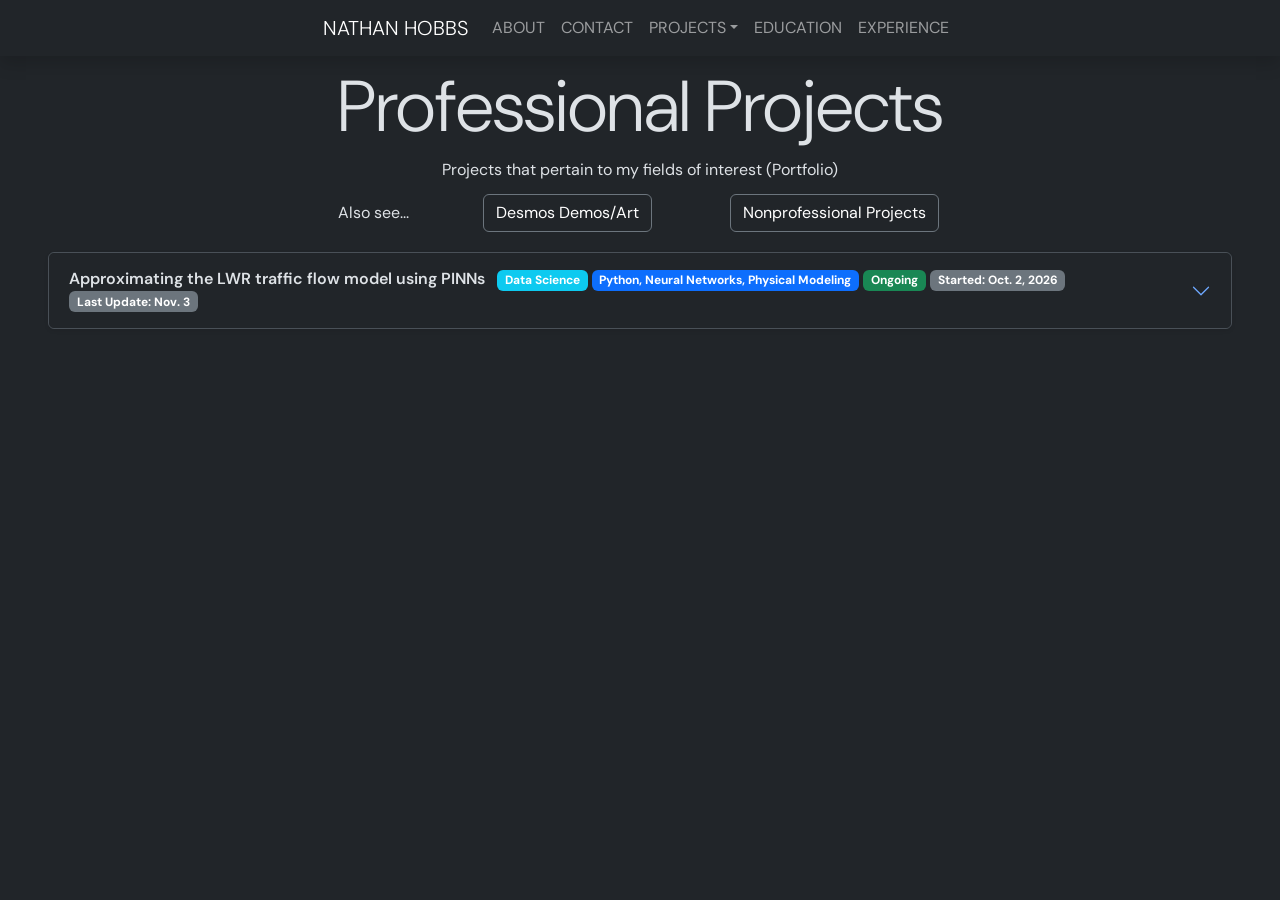
<file: projects/projects.html>
<!doctype html>
<html lang="en" data-bs-theme="dark">
    <head>
        <meta charset="utf-8">
        <meta name="viewport" content="width=device-width, initial-scale=1">
        <title>Nathan Hobbs</title>
        <link rel="preconnect" href="https://fonts.googleapis.com">
        <link rel="preconnect" href="https://fonts.gstatic.com" crossorigin>
        <link rel="stylesheet" href="/style.css">
        <link rel="icon" href="/images/favicon.ico" type="image/x-icon">
        <link href="https://fonts.googleapis.com/css2?family=DM+Sans:ital,opsz,wght@0,9..40,100..1000;1,9..40,100..1000&family=Inter&family=Lexend:wght@100..900&family=Quicksand:wght@300;400;700&family=Staatliches&display=swap" rel="stylesheet">
        <link href="https://cdn.jsdelivr.net/npm/bootstrap@5.3.9/dist/css/bootstrap.min.css" rel="stylesheet" integrity="sha384-yEPZ7jP9S0QKiUQ0m3jjsO4ProIW7wvR9gXkI7JOGa2XVsw53Yke2bsdkBbjmmiX" crossorigin="anonymous">
    </head>
    <body>
        <script>
            fetch('/navbar.html')
                .then(response => response.text())
                .then(data => {
                    document.getElementById('nav-placeholder').outerHTML = data;
                    document.getElementById('proProjLink').classList.add('active');
                });
        </script>
        <div id="nav-placeholder"></div>

        <div class="d-grid justify-content-center m-2">
            <span class="display-2 text-center">Professional Projects</span>
            <span class="text-center m-2">Projects that pertain to my fields of interest (Portfolio)</span>
            <div class="d-flex justify-content-between align-items-center">
                
                Also see...
                <a href="/projects/desmos.html" class="btn btn-outline-secondary m-1" style="color:white;">Desmos Demos/Art</a>
                <a href="/projects/misc.html" class="btn btn-outline-secondary m-1" style="color:white;">Nonprofessional Projects</a>
            </div>
        </div>
        
        <div id="accordion" class="accordion p-2 px-sm-5">
            
            <!-- Project 1 -->
            <div class="accordion-item mb-3 border rounded shadow-sm">
                <h2 class="accordion-header">
                    <button class="accordion-button collapsed rounded text-start" type="button" data-bs-toggle="collapse" data-bs-target="#collapseOne" aria-expanded="false" aria-controls="collapseOne">
                        <div class="me-3">
                            <span class="fw-semibold me-2">Approximating the LWR traffic flow model using PINNs</span>
                            <span class="badge bg-info">Data Science</span>
                            <span class="badge bg-primary">Python, Neural Networks, Physical Modeling</span>
                            <span class="badge bg-success">Ongoing</span>
                            <span class="badge bg-secondary">Started: Oct. 2, 2026</span>
                            <span class="badge bg-secondary">Last Update: Nov. 3</span>
                        </div>
                    </button>
                </h2>
                <div id="collapseOne" class="accordion-collapse collapse" data-bs-parent="#accordion">
                    <div class="accordion-body">
                        <h4>The Story:</h4>
                        <h5>For physics-informed deep learning, I used the DeepXDE library with the JAX backend.</h5>
                        I originally completed a proof-of-concept using PyTorch as the backend, but it was slow. I switched to JAX so that DeepXDE can take full advantage of CUDA and JAX's superior JIT compilation. <br>
                        This came at a cost, however, as JAX was the least supported DeepXDE backend. <br>
                        After training with Adam, I would finish off the model with L-BFGS. Here's the catch: <b><u>DeepXDE w/ JAX doesn't support L-BFGS optimization.</u></b> <br><br>
                        <h5>Instead of admitting defeat and falling back to PyTorch, I wouldn't take no for an answer. </h5>
                        I was going to manually implement a GPU-efficient training sequence for L-BFGS. <br>
                        <b>This is the moment that transformed the project from a glorified homework assignment to advanced implementation.</b> <br> <br>
                        <h5>I could no longer rely on DeepXDE's abstract "black box" methods and had to dip my toes in low-level ML engineering.</h5>
                        As someone who's never worked with machine learning before, I had to figure out how to manually write optimization loops. It was an absolute nightmare but I learned an incredible amount from it. <br>
                        I extracted the raw tensors out of my DeepXDE model, processed it through my own JAX/Optax pipeline, and injected it back into DeepXDE. <br>
                        In the process, I had to figure out roughly how Optax solves and how to deal with L-BFGS being second-order, learn performance optimization with JIT compilation, and understand host-device synchronization. <br><br>

                        <h3>Main takeaway:</h3>
                        Coming in knowing <u>next to nothing</u> about neural networks, in less than a week I used my extensive math background and self-taught coding skills to learn:
                        <ul>
                            <li>Fundamentals of Neural Networks <ul>
                                <li>Layer structure, activation functions, training/optimization processes, etc.</li>
                                <li>The calculus behind backpropogation</li>
                            </ul></li>
                            <li>PINNs <ul>
                                <li>PINN Training (collocation points & automatic differentiation, PDE residual loss, etc.)</li>
                                <li>Using DeepXDE to approximate PDEs</li>
                            </ul></li>
                            <li>Future Applied Math Topics and Modeling <ul>
                                <li>Traffic flow modeling using the LWR model (dealing with shocks, numerical stability, etc.)</li>
                                <li>PDE solution methods</li>
                                <li>Advanced data visualization with Matplotlib</li>
                            </ul></li>
                            <li>Low-Level ML Engineering <ul>
                                <li>JAX and Optax <ul>
                                    <li>Inner workings of how computers handle training/optimizing</li>
                                    <li>GPU computing with JIT compilation</li>
                                    <li>ML Library interoperability</li>
                                </ul></li>
                            </ul></li>
                        </ul>
                        After I'm done working on the presentation, this still needs polishing and has potential room for upgrades still. <br>
                        This project comes from a semester project in my Math. Foundations of Data Sci. class. Our professor encouraged us to learn something outside the scope of the class and I thought it would be a good idea to merge ideas from my Methods of Applied Math. class by approximating the LWR model using neural networks. <br>
                        Because this project originates from an assignment, I want to refrain from making the GitHub repo public until after it's graded to avoid accusations of academic dishonesty.
                        <br><a href="#" class="btn btn-secondary disabled m-2">See it on GitHub</a>
                    </div>
                </div>
            </div>

        </div>



        <script src="https://cdn.jsdelivr.net/npm/bootstrap@5.3.9/dist/js/bootstrap.bundle.min.js" integrity="sha384-WyOxWvTyr1QaMPfiPJSv76iReVthorl5uWlFtZPyK0IEB0hGzo9y5Bp9mYanr8Bu" crossorigin="anonymous"></script>
    </body>
</html>
</file>
<file: style.css>
* {
    font-family: 'DM Sans', sans-serif;
}

.btn-circle {
    width:50px;
    height:50px;
}

.btn-circle span {
    font-size:2.5em;
    color:white;
    letter-spacing: -4px;
    text-align: center;
    margin-right:4px;
    margin-bottom:4px;
}

#seeProjects {
    color:white;
    padding-left: 1rem;
    padding-right: 1rem;
    transition:200ms;
}

#seeProjects:hover {
    padding-left: 2rem;
    padding-right: 2rem;
    font-weight: bold;
}

.btn-circle img {
    width:30px;
    height:30px;
}

#accordion {
    --bs-accordion-active-bg: #2f3438;      /* Subtle light gray when open (or use #ffffff for plain white) */
    --bs-accordion-active-color: #fff;   /* Keeps title text dark instead of turning blue */
    --bs-accordion-btn-focus-box-shadow: none; /* Removes the blue glow outline after clicking */
}
</file>
